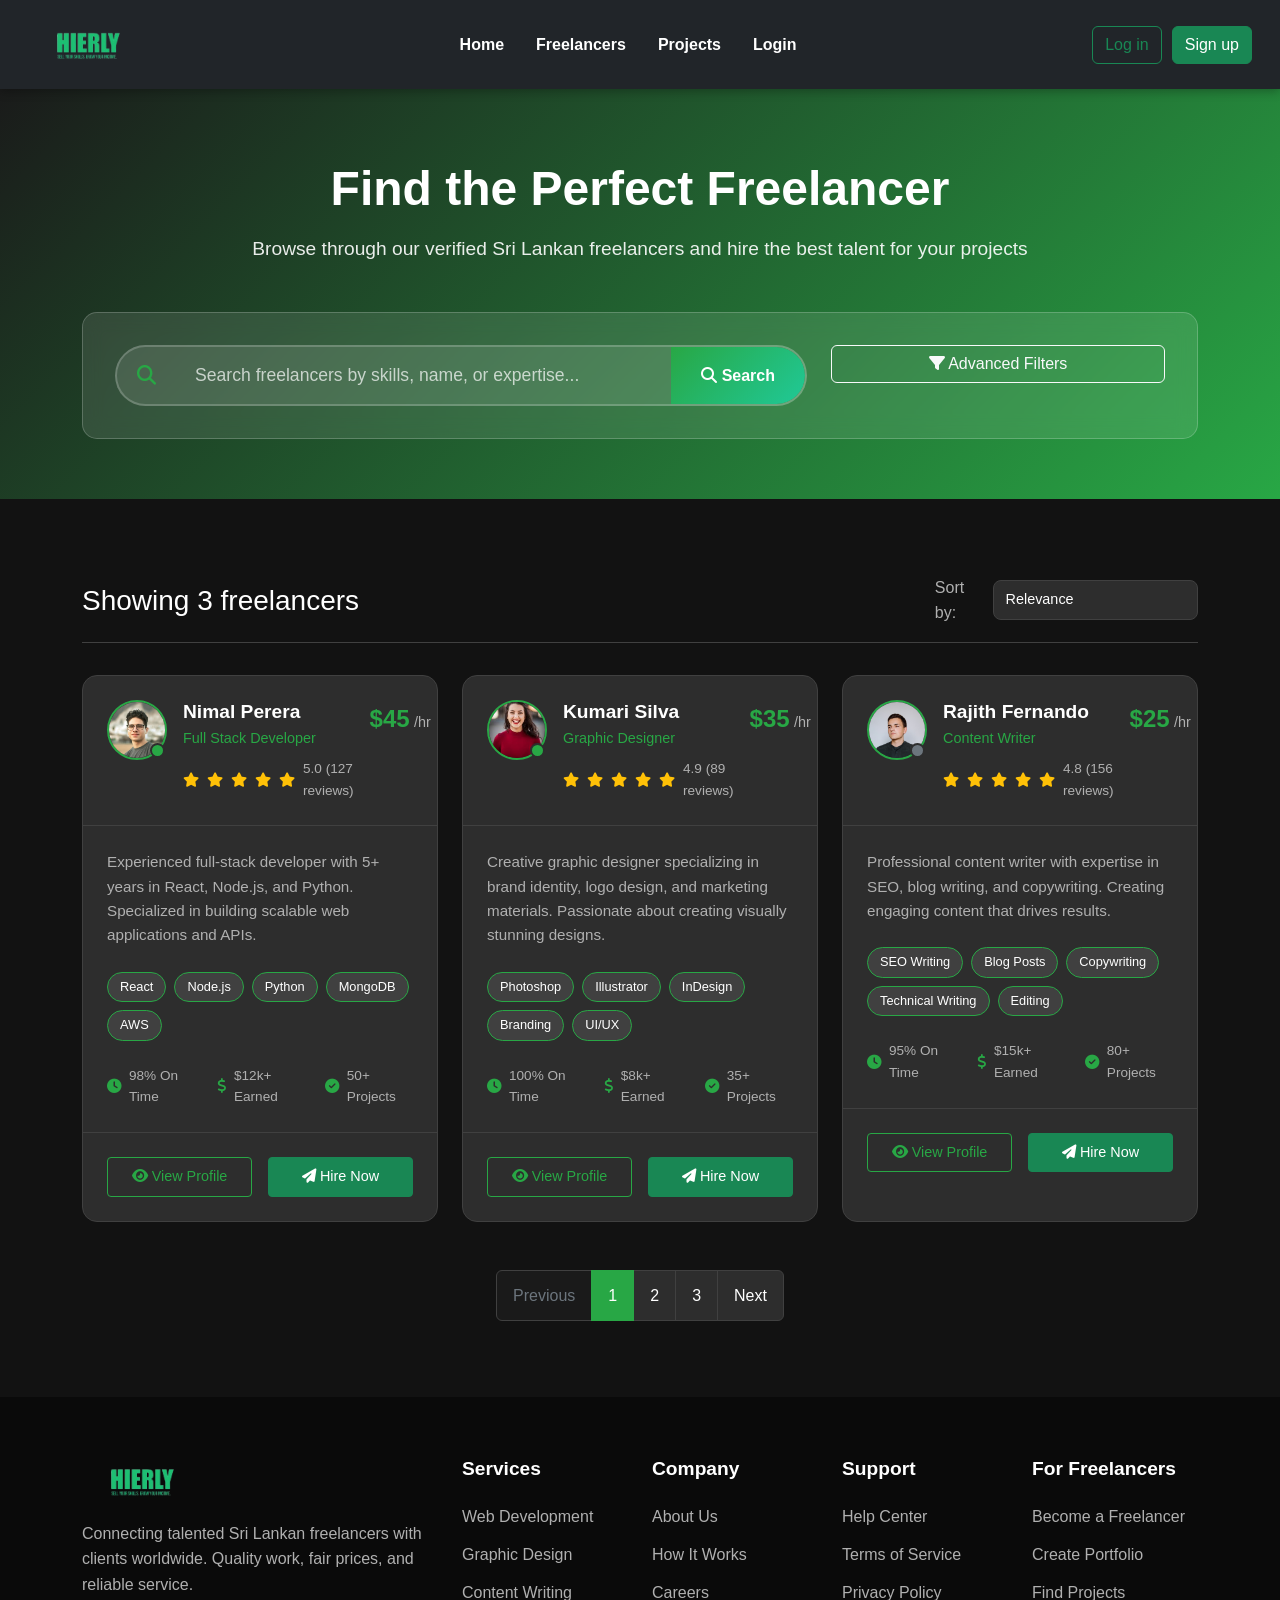
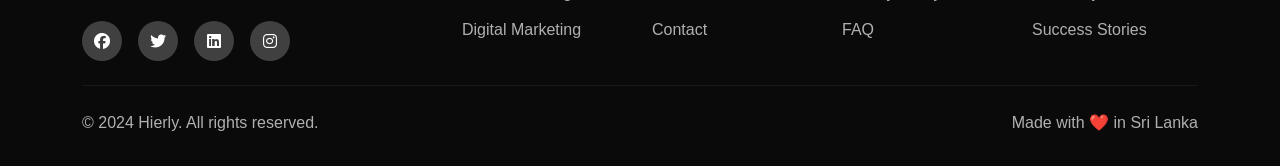
<file: FRONT END/html/freelancers.html>
<!DOCTYPE html>
<html lang="en">
<head>
    <meta charset="UTF-8">
    <title>Browse Freelancers | Hierly</title>
    <link rel="icon" href="../assets/Favicons/favicon.ico" type="image/x-icon">
    <link href="https://cdn.jsdelivr.net/npm/bootstrap@5.3.7/dist/css/bootstrap.min.css" rel="stylesheet">
    <link rel="stylesheet" href="https://cdnjs.cloudflare.com/ajax/libs/font-awesome/6.5.1/css/all.min.css">
    <link rel="stylesheet" href="../css/MainPage.css">
    <link rel="stylesheet" href="../css/freelancers.css">
</head>
<body>
    <!-- Navigation -->
    <header id="navigationBar">
        <nav class="navbar navbar-expand-lg bg-dark p-3">
            <div class="container-fluid">
                <a class="navbar-brand" href="index.html">
                    <img src="../assets/Logos/logo.png" width="120px" alt="Hierly Logo">
                </a>

                <ul id="navigation" class="navbar-nav d-flex flex-row align-items-center gap-3">
                    <li class="nav-item">
                        <a class="nav-link fw-semibold text-white" href="index.html">Home</a>
                    </li>
                    <li class="nav-item">
                        <a class="nav-link fw-semibold text-white active" href="freelancers.html">Freelancers</a>
                    </li>
                    <li class="nav-item">
                        <a class="nav-link fw-semibold text-white" href="">Projects</a>
                    </li>
                    <li class="nav-item">
                        <a class="nav-link fw-semibold text-white" href="login.html">Login</a>
                    </li>
                </ul>

                <div id="buttons">
                    <button class="btn btn-outline-success">Log in</button>
                    <button class="btn btn-success">Sign up</button>
                </div>

                <div id="menuBar" class="menu-icon">
                    <i id="menuIcon" class="fa-solid fa-bars"></i>
                </div>
            </div>
        </nav>
    </header>

    <!-- Hero Section -->
    <section class="freelancers-hero">
        <div class="container">
            <div class="row">
                <div class="col-12 text-center">
                    <h1>Find the Perfect Freelancer</h1>
                    <p>Browse through our verified Sri Lankan freelancers and hire the best talent for your projects</p>
                </div>
            </div>
            
            <!-- Search and Filter Section -->
            <div class="search-filter-section">
                <div class="row">
                    <div class="col-lg-8">
                        <div class="search-box">
                            <div class="input-group">
                                <span class="input-group-text">
                                    <i class="fas fa-search"></i>
                                </span>
                                <input type="text" class="form-control" placeholder="Search freelancers by skills, name, or expertise...">
                                <button class="btn btn-success">
                                    <i class="fas fa-search"></i> Search
                                </button>
                            </div>
                        </div>
                    </div>
                    <div class="col-lg-4">
                        <button class="btn btn-outline-light w-100" data-bs-toggle="collapse" data-bs-target="#filterPanel">
                            <i class="fas fa-filter"></i> Advanced Filters
                        </button>
                    </div>
                </div>
                
                <!-- Filter Panel -->
                <div class="collapse mt-3" id="filterPanel">
                    <div class="filter-panel">
                        <div class="row">
                            <div class="col-md-3">
                                <label>Category</label>
                                <select class="form-control">
                                    <option>All Categories</option>
                                    <option>Web Development</option>
                                    <option>Graphic Design</option>
                                    <option>Content Writing</option>
                                    <option>Digital Marketing</option>
                                    <option>Mobile Development</option>
                                </select>
                            </div>
                            <div class="col-md-3">
                                <label>Experience Level</label>
                                <select class="form-control">
                                    <option>Any Experience</option>
                                    <option>Entry Level (0-2 years)</option>
                                    <option>Intermediate (2-5 years)</option>
                                    <option>Expert (5+ years)</option>
                                </select>
                            </div>
                            <div class="col-md-3">
                                <label>Hourly Rate</label>
                                <select class="form-control">
                                    <option>Any Rate</option>
                                    <option>$5 - $25</option>
                                    <option>$25 - $50</option>
                                    <option>$50 - $100</option>
                                    <option>$100+</option>
                                </select>
                            </div>
                            <div class="col-md-3">
                                <label>Availability</label>
                                <select class="form-control">
                                    <option>Any Availability</option>
                                    <option>Available Now</option>
                                    <option>Available This Week</option>
                                    <option>Available Next Week</option>
                                </select>
                            </div>
                        </div>
                    </div>
                </div>
            </div>
        </div>
    </section>

    <!-- Freelancers Grid -->
    <section class="freelancers-grid">
        <div class="container">
            <div class="row">
                <div class="col-12">
                    <div class="results-header">
                        <h3>Showing <span id="resultCount">24</span> freelancers</h3>
                        <div class="sort-options">
                            <label>Sort by:</label>
                            <select class="form-control">
                                <option>Relevance</option>
                                <option>Rating</option>
                                <option>Hourly Rate (Low to High)</option>
                                <option>Hourly Rate (High to Low)</option>
                                <option>Experience</option>
                            </select>
                        </div>
                    </div>
                </div>
            </div>
            
            <div class="row g-4" id="freelancersContainer">
                <!-- Freelancer Card 1 -->
                <div class="col-lg-4 col-md-6">
                    <div class="freelancer-card">
                        <div class="card-header">
                            <div class="freelancer-avatar">
                                <img src="../assets/images/men1.jpeg" alt="Freelancer">
                                <div class="online-status online"></div>
                            </div>
                            <div class="freelancer-info">
                                <h4>Nimal Perera</h4>
                                <p class="title">Full Stack Developer</p>
                                <div class="rating">
                                    <i class="fas fa-star"></i>
                                    <i class="fas fa-star"></i>
                                    <i class="fas fa-star"></i>
                                    <i class="fas fa-star"></i>
                                    <i class="fas fa-star"></i>
                                    <span>5.0 (127 reviews)</span>
                                </div>
                            </div>
                            <div class="hourly-rate">
                                <span class="rate">$45</span>
                                <span class="period">/hr</span>
                            </div>
                        </div>
                        
                        <div class="card-body">
                            <p class="description">Experienced full-stack developer with 5+ years in React, Node.js, and Python. Specialized in building scalable web applications and APIs.</p>
                            
                            <div class="skills">
                                <span class="skill-tag">React</span>
                                <span class="skill-tag">Node.js</span>
                                <span class="skill-tag">Python</span>
                                <span class="skill-tag">MongoDB</span>
                                <span class="skill-tag">AWS</span>
                            </div>
                            
                            <div class="stats">
                                <div class="stat">
                                    <i class="fas fa-clock"></i>
                                    <span>98% On Time</span>
                                </div>
                                <div class="stat">
                                    <i class="fas fa-dollar-sign"></i>
                                    <span>$12k+ Earned</span>
                                </div>
                                <div class="stat">
                                    <i class="fas fa-check-circle"></i>
                                    <span>50+ Projects</span>
                                </div>
                            </div>
                        </div>
                        
                        <div class="card-footer">
                            <button class="btn btn-outline-primary btn-sm">
                                <i class="fas fa-eye"></i> View Profile
                            </button>
                            <button class="btn btn-success btn-sm">
                                <i class="fas fa-paper-plane"></i> Hire Now
                            </button>
                        </div>
                    </div>
                </div>

                <!-- Freelancer Card 2 -->
                <div class="col-lg-4 col-md-6">
                    <div class="freelancer-card">
                        <div class="card-header">
                            <div class="freelancer-avatar">
                                <img src="../assets/images/girl.jpeg" alt="Freelancer">
                                <div class="online-status online"></div>
                            </div>
                            <div class="freelancer-info">
                                <h4>Kumari Silva</h4>
                                <p class="title">Graphic Designer</p>
                                <div class="rating">
                                    <i class="fas fa-star"></i>
                                    <i class="fas fa-star"></i>
                                    <i class="fas fa-star"></i>
                                    <i class="fas fa-star"></i>
                                    <i class="fas fa-star"></i>
                                    <span>4.9 (89 reviews)</span>
                                </div>
                            </div>
                            <div class="hourly-rate">
                                <span class="rate">$35</span>
                                <span class="period">/hr</span>
                            </div>
                        </div>
                        
                        <div class="card-body">
                            <p class="description">Creative graphic designer specializing in brand identity, logo design, and marketing materials. Passionate about creating visually stunning designs.</p>
                            
                            <div class="skills">
                                <span class="skill-tag">Photoshop</span>
                                <span class="skill-tag">Illustrator</span>
                                <span class="skill-tag">InDesign</span>
                                <span class="skill-tag">Branding</span>
                                <span class="skill-tag">UI/UX</span>
                            </div>
                            
                            <div class="stats">
                                <div class="stat">
                                    <i class="fas fa-clock"></i>
                                    <span>100% On Time</span>
                                </div>
                                <div class="stat">
                                    <i class="fas fa-dollar-sign"></i>
                                    <span>$8k+ Earned</span>
                                </div>
                                <div class="stat">
                                    <i class="fas fa-check-circle"></i>
                                    <span>35+ Projects</span>
                                </div>
                            </div>
                        </div>
                        
                        <div class="card-footer">
                            <button class="btn btn-outline-primary btn-sm">
                                <i class="fas fa-eye"></i> View Profile
                            </button>
                            <button class="btn btn-success btn-sm">
                                <i class="fas fa-paper-plane"></i> Hire Now
                            </button>
                        </div>
                    </div>
                </div>

                <!-- Freelancer Card 3 -->
                <div class="col-lg-4 col-md-6">
                    <div class="freelancer-card">
                        <div class="card-header">
                            <div class="freelancer-avatar">
                                <img src="../assets/images/men.jpeg" alt="Freelancer">
                                <div class="online-status offline"></div>
                            </div>
                            <div class="freelancer-info">
                                <h4>Rajith Fernando</h4>
                                <p class="title">Content Writer</p>
                                <div class="rating">
                                    <i class="fas fa-star"></i>
                                    <i class="fas fa-star"></i>
                                    <i class="fas fa-star"></i>
                                    <i class="fas fa-star"></i>
                                    <i class="fas fa-star"></i>
                                    <span>4.8 (156 reviews)</span>
                                </div>
                            </div>
                            <div class="hourly-rate">
                                <span class="rate">$25</span>
                                <span class="period">/hr</span>
                            </div>
                        </div>
                        
                        <div class="card-body">
                            <p class="description">Professional content writer with expertise in SEO, blog writing, and copywriting. Creating engaging content that drives results.</p>
                            
                            <div class="skills">
                                <span class="skill-tag">SEO Writing</span>
                                <span class="skill-tag">Blog Posts</span>
                                <span class="skill-tag">Copywriting</span>
                                <span class="skill-tag">Technical Writing</span>
                                <span class="skill-tag">Editing</span>
                            </div>
                            
                            <div class="stats">
                                <div class="stat">
                                    <i class="fas fa-clock"></i>
                                    <span>95% On Time</span>
                                </div>
                                <div class="stat">
                                    <i class="fas fa-dollar-sign"></i>
                                    <span>$15k+ Earned</span>
                                </div>
                                <div class="stat">
                                    <i class="fas fa-check-circle"></i>
                                    <span>80+ Projects</span>
                                </div>
                            </div>
                        </div>
                        
                        <div class="card-footer">
                            <button class="btn btn-outline-primary btn-sm">
                                <i class="fas fa-eye"></i> View Profile
                            </button>
                            <button class="btn btn-success btn-sm">
                                <i class="fas fa-paper-plane"></i> Hire Now
                            </button>
                        </div>
                    </div>
                </div>

                <!-- More Freelancer Cards... -->
                <!-- Add more cards as needed -->
            </div>
            
            <!-- Pagination -->
            <div class="row">
                <div class="col-12">
                    <nav aria-label="Freelancers pagination">
                        <ul class="pagination justify-content-center">
                            <li class="page-item disabled">
                                <a class="page-link" href="#" tabindex="-1">Previous</a>
                            </li>
                            <li class="page-item active"><a class="page-link" href="#">1</a></li>
                            <li class="page-item"><a class="page-link" href="#">2</a></li>
                            <li class="page-item"><a class="page-link" href="#">3</a></li>
                            <li class="page-item">
                                <a class="page-link" href="#">Next</a>
                            </li>
                        </ul>
                    </nav>
                </div>
            </div>
        </div>
    </section>

    <!-- Footer -->
    <footer class="footer">
        <div class="container">
            <div class="row">
                <div class="col-lg-4">
                    <img src="../assets/Logos/logo.png" width="120px" alt="Hierly Logo" class="mb-3">
                    <p>Connecting talented Sri Lankan freelancers with clients worldwide. Quality work, fair prices, and reliable service.</p>
                    <div class="social-links">
                        <a href="#"><i class="fab fa-facebook"></i></a>
                        <a href="#"><i class="fab fa-twitter"></i></a>
                        <a href="#"><i class="fab fa-linkedin"></i></a>
                        <a href="#"><i class="fab fa-instagram"></i></a>
                    </div>
                </div>
                
                <div class="col-lg-2">
                    <h5>Services</h5>
                    <ul class="footer-links">
                        <li><a href="#">Web Development</a></li>
                        <li><a href="#">Graphic Design</a></li>
                        <li><a href="#">Content Writing</a></li>
                        <li><a href="#">Digital Marketing</a></li>
                    </ul>
                </div>
                
                <div class="col-lg-2">
                    <h5>Company</h5>
                    <ul class="footer-links">
                        <li><a href="#">About Us</a></li>
                        <li><a href="#">How It Works</a></li>
                        <li><a href="#">Careers</a></li>
                        <li><a href="#">Contact</a></li>
                    </ul>
                </div>
                
                <div class="col-lg-2">
                    <h5>Support</h5>
                    <ul class="footer-links">
                        <li><a href="#">Help Center</a></li>
                        <li><a href="#">Terms of Service</a></li>
                        <li><a href="#">Privacy Policy</a></li>
                        <li><a href="#">FAQ</a></li>
                    </ul>
                </div>
                
                <div class="col-lg-2">
                    <h5>For Freelancers</h5>
                    <ul class="footer-links">
                        <li><a href="#">Become a Freelancer</a></li>
                        <li><a href="#">Create Portfolio</a></li>
                        <li><a href="#">Find Projects</a></li>
                        <li><a href="#">Success Stories</a></li>
                    </ul>
                </div>
            </div>
            
            <hr class="my-4">
            
            <div class="row align-items-center">
                <div class="col-md-6">
                    <p class="mb-0">&copy; 2024 Hierly. All rights reserved.</p>
                </div>
                <div class="col-md-6 text-md-end">
                    <p class="mb-0">Made with ❤️ in Sri Lanka</p>
                </div>
            </div>
        </div>
    </footer>

    <script src="../js/jquery-3.7.1.min.js"></script>
    <script src="../js/controller/MainPage.js"></script>
    <script src="../js/controller/freelancers.js"></script>
</body>
</html>
</file>
<file: FRONT END/css/MainPage.css>
/* Reset and Base Styles */
body {
    margin: 0;
    padding: 0;
    overflow-x: hidden;
    font-family: 'Segoe UI', Tahoma, Geneva, Verdana, sans-serif;
    line-height: 1.6;
    background-color: #121212;
    color: #ffffff;
}

/* Navigation Styles */
#navigationBar {
    position: fixed;
    top: 0;
    left: 0;
    right: 0;
    z-index: 10000;
    background-color: #1a1a1a;
    box-shadow: 0 2px 10px rgba(0,0,0,0.3);
}

#menuBar {
    display: none;
}

#navigation {
    display: flex;
}

#buttons {
    display: flex;
    gap: 10px;
}

@media all and (max-width: 800px) {
    #menuBar {
        display: block;
    }

    #navigation,
    #buttons {
        display: none !important;
    }
}

.menu-icon {
    font-size: 24px;
    color: #28a745;
    cursor: pointer;
    transition: transform 0.5s ease;
}

.menu-icon.rotate {
    transform: rotate(90deg);
}

#menuIcon {
    transition: all 0.3s ease;
}

#menuIcon.active {
    transform: rotate(180deg);
}

#menuSmall {
    display: none;
    position: absolute;
    top: 100%;
    left: 0;
    right: 0;
    background-color: #1a1a1a;
    border-top: 1px solid #28a745;
    z-index: 9999;
    padding-bottom: 20px;
}

#menuSmall .nav-link {
    color: white;
    font-weight: 600;
}

#menuSmall .d-flex {
    justify-content: center;
    gap: 10px;
}

/* Hero Section */
.hero-section {
    background: linear-gradient(135deg, #1a1a1a 0%, #28a745 100%);
    color: white;
    padding: 120px 0 80px 0;
    min-height: 100vh;
    display: flex;
    align-items: center;
    position: relative;
    overflow: hidden;
}

/* Video Background */
.hero-video-background {
    position: absolute;
    top: 0;
    left: 0;
    width: 100%;
    height: 100%;
    z-index: 1;
}

.hero-video-background video {
    width: 100%;
    height: 100%;
    object-fit: cover;
    object-position: center;
}

.video-overlay {
    position: absolute;
    top: 0;
    left: 0;
    width: 100%;
    height: 100%;
    background: linear-gradient(135deg, rgba(26, 26, 26, 0.8) 100%);
    z-index: 2;
}

/* Hero Content */
.hero-section .container {
    position: relative;
    z-index: 3;
}

.hero-title {
    font-size: 3.5rem;
    font-weight: 700;
    margin-bottom: 1.5rem;
    line-height: 1.2;
}

.hero-subtitle {
    font-size: 1.2rem;
    margin-bottom: 2rem;
    opacity: 0.9;
}

.search-container {
    margin-bottom: 3rem;
}

.search-wrapper {
    position: relative;
    max-width: 600px;
}

.search-container .input-group {
    background: rgba(255, 255, 255, 0.1);
    border-radius: 50px;
    backdrop-filter: blur(10px);
    border: 2px solid rgba(255, 255, 255, 0.2);
    overflow: hidden;
    transition: all 0.3s ease;
}

.search-container .input-group:focus-within {
    border-color: #28a745;
    box-shadow: 0 0 20px rgba(40, 167, 69, 0.3);
    transform: translateY(-2px);
}

.search-btn {
    border-radius: 0 50px 50px 0;
    padding: 15px 25px;
    font-weight: 600;
    background: linear-gradient(135deg, #28a745 0%, #20c997 100%);
    border: none;
    transition: all 0.3s ease;
    color: white;
    font-size: 1.1rem;
    display: flex;
    align-items: center;
    justify-content: center;
}

.search-btn:hover {
    background: linear-gradient(135deg, #218838 0%, #1ea085 100%);
    transform: translateX(2px);
    color: white;
}

#textSearch {
    width: 100%;
    padding: 15px 25px;
    border: none;
    border-radius: 50px 0 0 50px;
    font-size: 1.1rem;
    background: transparent;
    color: white;
    font-weight: 500;
}

#textSearch::placeholder {
    color: rgba(255, 255, 255, 0.7);
}

#textSearch:focus {
    outline: none;
    box-shadow: none;
    background: transparent;
}

/* Search Suggestions */
.search-suggestions {
    position: absolute;
    top: 100%;
    left: 0;
    right: 0;
    background: #2d2d2d;
    border-radius: 15px;
    margin-top: 10px;
    box-shadow: 0 10px 30px rgba(0, 0, 0, 0.5);
    border: 1px solid #404040;
    opacity: 0;
    visibility: hidden;
    transform: translateY(-10px);
    transition: all 0.3s ease;
    z-index: 1000;
}

.search-suggestions.show {
    opacity: 1;
    visibility: visible;
    transform: translateY(0);
}

.suggestion-header {
    padding: 15px 20px;
    border-bottom: 1px solid #404040;
}

.suggestion-header h6 {
    color: #28a745;
    margin: 0;
    font-weight: 600;
    font-size: 0.9rem;
    text-transform: uppercase;
    letter-spacing: 1px;
}

.suggestion-items {
    padding: 10px 0;
}

.suggestion-item {
    display: flex;
    align-items: center;
    gap: 15px;
    padding: 12px 20px;
    cursor: pointer;
    transition: all 0.2s ease;
    color: #ffffff;
}

.suggestion-item:hover {
    background: #404040;
    color: #28a745;
}

.suggestion-item i {
    width: 20px;
    color: #28a745;
    font-size: 1rem;
}

.suggestion-item span {
    font-weight: 500;
    font-size: 1rem;
}

/* Search Animation */
@keyframes searchPulse {
    0% {
        box-shadow: 0 0 0 0 rgba(40, 167, 69, 0.7);
    }
    70% {
        box-shadow: 0 0 0 10px rgba(40, 167, 69, 0);
    }
    100% {
        box-shadow: 0 0 0 0 rgba(40, 167, 69, 0);
    }
}

.search-container .input-group.searching {
    animation: searchPulse 2s infinite;
}

/* Search Notifications */
.search-notification {
    position: fixed;
    top: 100px;
    right: 20px;
    background: #2d2d2d;
    border: 2px solid #28a745;
    border-radius: 10px;
    padding: 15px 20px;
    box-shadow: 0 10px 30px rgba(0, 0, 0, 0.5);
    z-index: 10000;
    transform: translateX(400px);
    transition: transform 0.3s ease;
    max-width: 350px;
}

.search-notification.show {
    transform: translateX(0);
}

.search-notification.no-results {
    border-color: #ffc107;
}

.notification-content {
    display: flex;
    align-items: center;
    gap: 12px;
    color: white;
}

.notification-content i {
    font-size: 1.2rem;
    color: #28a745;
}

.search-notification.no-results .notification-content i {
    color: #ffc107;
}

.notification-content span {
    font-weight: 500;
    line-height: 1.4;
}

/* Animation for notification appearance */
@keyframes slideInNotification {
    from {
        transform: translateX(400px);
        opacity: 0;
    }
    to {
        transform: translateX(0);
        opacity: 1;
    }
}

.search-notification {
    animation: slideInNotification 0.3s ease forwards;
}

.hero-stats {
    display: flex;
    gap: 3rem;
    margin-top: 2rem;
}

.stat-item {
    text-align: center;
}

.stat-item h3 {
    font-size: 2.5rem;
    font-weight: 700;
    margin-bottom: 0.5rem;
    color: #28a745;
}

.stat-item p {
    font-size: 1rem;
    opacity: 0.8;
}

.hero-image {
    text-align: center;
}

.hero-image img {
    max-width: 100%;
    height: auto;
    border-radius: 20px;
    box-shadow: 0 20px 40px rgba(0,0,0,0.5);
}

/* Section Titles */
.section-title {
    font-size: 2.5rem;
    font-weight: 700;
    margin-bottom: 1rem;
    color: #ffffff;
}

.section-subtitle {
    font-size: 1.2rem;
    color: #b0b0b0;
    margin-bottom: 3rem;
}

/* Services Section */
.services-section {
    padding: 80px 0;
    background-color: #1a1a1a;
}

.service-card {
    background: #2d2d2d;
    padding: 2rem;
    border-radius: 15px;
    box-shadow: 0 10px 30px rgba(0,0,0,0.3);
    transition: transform 0.3s ease, box-shadow 0.3s ease;
    height: 100%;
    text-align: center;
    border: 2px solid transparent;
}

.service-card:hover {
    transform: translateY(-10px);
    box-shadow: 0 20px 40px rgba(0,0,0,0.5);
    border-color: #28a745;
}

.service-icon {
    width: 80px;
    height: 80px;
    background: linear-gradient(135deg, #28a745 0%, #20c997 100%);
    border-radius: 50%;
    display: flex;
    align-items: center;
    justify-content: center;
    margin: 0 auto 1.5rem;
    color: white;
    font-size: 2rem;
}

.service-card h3 {
    font-size: 1.5rem;
    font-weight: 600;
    margin-bottom: 1rem;
    color: #ffffff;
}

.service-card p {
    color: #b0b0b0;
    margin-bottom: 1.5rem;
}

.service-tags {
    display: flex;
    flex-wrap: wrap;
    gap: 0.5rem;
    justify-content: center;
}

.tag {
    background: #404040;
    color: #ffffff;
    padding: 0.25rem 0.75rem;
    border-radius: 20px;
    font-size: 0.85rem;
    font-weight: 500;
    border: 1px solid #28a745;
}

/* How It Works Section */
.how-it-works-section {
    padding: 80px 0;
    background: #121212;
    position: relative;
}

.how-it-works-section::before {
    content: '';
    position: absolute;
    top: 0;
    left: 0;
    right: 0;
    height: 1px;
    background: linear-gradient(90deg, transparent, #28a745, transparent);
}

.step-card {
    text-align: center;
    padding: 2.5rem 2rem;
    position: relative;
    background: #2d2d2d;
    border-radius: 20px;
    border: 2px solid transparent;
    transition: all 0.3s ease;
    height: 100%;
}

.step-card:hover {
    transform: translateY(-10px);
    border-color: #28a745;
    box-shadow: 0 20px 40px rgba(40, 167, 69, 0.2);
}

.step-card.featured {
    background: linear-gradient(135deg, #2d2d2d 0%, #1a1a1a 100%);
    border-color: #28a745;
    transform: scale(1.05);
}

.step-card.featured:hover {
    transform: scale(1.05) translateY(-10px);
}

.step-number {
    position: absolute;
    top: -20px;
    left: 50%;
    transform: translateX(-50%);
    width: 50px;
    height: 50px;
    background: linear-gradient(135deg, #28a745 0%, #20c997 100%);
    color: white;
    border-radius: 50%;
    display: flex;
    align-items: center;
    justify-content: center;
    font-weight: 700;
    font-size: 1.3rem;
    box-shadow: 0 5px 15px rgba(40, 167, 69, 0.3);
}

.step-icon {
    width: 120px;
    height: 120px;
    background: linear-gradient(135deg, #28a745 0%, #20c997 100%);
    border-radius: 50%;
    display: flex;
    align-items: center;
    justify-content: center;
    margin: 1.5rem auto 2rem;
    color: white;
    font-size: 3rem;
    box-shadow: 0 10px 30px rgba(40, 167, 69, 0.3);
    transition: all 0.3s ease;
}

.step-card:hover .step-icon {
    transform: scale(1.1);
    box-shadow: 0 15px 40px rgba(40, 167, 69, 0.4);
}

.step-card h3 {
    font-size: 1.8rem;
    font-weight: 600;
    margin-bottom: 1.5rem;
    color: #ffffff;
}

.step-card p {
    color: #b0b0b0;
    line-height: 1.7;
    margin-bottom: 2rem;
    font-size: 1.1rem;
}

.step-features {
    text-align: left;
}

.feature-item {
    display: flex;
    align-items: center;
    gap: 12px;
    margin-bottom: 1rem;
    padding: 0.5rem 0;
}

.feature-item i {
    color: #28a745;
    font-size: 1.1rem;
    flex-shrink: 0;
}

.feature-item span {
    color: #ffffff;
    font-weight: 500;
    font-size: 1rem;
}

/* Additional Info Section */
.how-it-works-info {
    background: #1a1a1a;
    border-radius: 20px;
    padding: 3rem;
    margin-top: 4rem;
    border: 1px solid #404040;
}

.info-content h3 {
    font-size: 2.5rem;
    font-weight: 700;
    margin-bottom: 2rem;
    color: #ffffff;
}

.info-items {
    display: flex;
    flex-direction: column;
    gap: 2rem;
}

.info-item {
    display: flex;
    align-items: flex-start;
    gap: 1.5rem;
    padding: 1.5rem;
    background: #2d2d2d;
    border-radius: 15px;
    transition: all 0.3s ease;
}

.info-item:hover {
    transform: translateX(10px);
    background: #404040;
}

.info-icon {
    width: 60px;
    height: 60px;
    background: linear-gradient(135deg, #28a745 0%, #20c997 100%);
    border-radius: 50%;
    display: flex;
    align-items: center;
    justify-content: center;
    color: white;
    font-size: 1.5rem;
    flex-shrink: 0;
}

.info-text h4 {
    font-size: 1.3rem;
    font-weight: 600;
    margin-bottom: 0.5rem;
    color: #ffffff;
}

.info-text p {
    color: #b0b0b0;
    line-height: 1.6;
    margin: 0;
}

.info-image {
    text-align: center;
}

.info-image img {
    max-width: 100%;
    height: auto;
    border-radius: 15px;
    box-shadow: 0 20px 40px rgba(0, 0, 0, 0.3);
}

/* Reviews Section */
.reviews-section {
    padding: 80px 0;
    background-color: #1a1a1a;
}

.review-card {
    background: #2d2d2d;
    padding: 2rem;
    border-radius: 15px;
    box-shadow: 0 10px 30px rgba(0,0,0,0.3);
    height: 100%;
    transition: transform 0.3s ease;
    border: 2px solid transparent;
}

.review-card:hover {
    transform: translateY(-5px);
    border-color: #28a745;
}

.review-stars {
    color: #28a745;
    font-size: 1.2rem;
    margin-bottom: 1rem;
}

.review-text {
    font-style: italic;
    color: #b0b0b0;
    margin-bottom: 1.5rem;
    line-height: 1.6;
}

.reviewer {
    display: flex;
    align-items: center;
    gap: 1rem;
}

.reviewer-avatar {
    width: 50px;
    height: 50px;
    border-radius: 50%;
    object-fit: cover;
    border: 2px solid #28a745;
}

.reviewer-info h4 {
    font-size: 1.1rem;
    font-weight: 600;
    margin-bottom: 0.25rem;
    color: #ffffff;
}

.reviewer-info p {
    color: #b0b0b0;
    font-size: 0.9rem;
    margin: 0;
}

/* Contact Section */
.contact-section {
    padding: 80px 0;
    background: #121212;
}

.contact-info h3 {
    font-size: 2rem;
    font-weight: 600;
    margin-bottom: 2rem;
    color: #ffffff;
}

.contact-item {
    display: flex;
    align-items: flex-start;
    gap: 1rem;
    margin-bottom: 2rem;
}

.contact-item i {
    width: 40px;
    height: 40px;
    background: linear-gradient(135deg, #28a745 0%, #20c997 100%);
    border-radius: 50%;
    display: flex;
    align-items: center;
    justify-content: center;
    color: white;
    font-size: 1.2rem;
    flex-shrink: 0;
}

.contact-item h4 {
    font-size: 1.1rem;
    font-weight: 600;
    margin-bottom: 0.5rem;
    color: #ffffff;
}

.contact-item p {
    color: #b0b0b0;
    margin: 0;
}

.contact-form {
    background: #2d2d2d;
    padding: 2rem;
    border-radius: 15px;
    border: 2px solid #28a745;
}

.contact-form .form-control {
    padding: 12px 15px;
    border: 1px solid #404040;
    border-radius: 8px;
    font-size: 1rem;
    background-color: #404040;
    color: white;
}

.contact-form .form-control::placeholder {
    color: #b0b0b0;
}

.contact-form .form-control:focus {
    border-color: #28a745;
    box-shadow: 0 0 0 0.2rem rgba(40, 167, 69, 0.25);
    background-color: #404040;
}

.contact-form textarea {
    resize: vertical;
}

.contact-form .btn {
    background-color: #28a745;
    border-color: #28a745;
}

.contact-form .btn:hover {
    background-color: #218838;
    border-color: #218838;
}

/* Footer */
.footer {
    background: #0a0a0a;
    color: white;
    padding: 60px 0 30px;
}

.footer h5 {
    font-size: 1.2rem;
    font-weight: 600;
    margin-bottom: 1.5rem;
    color: white;
}

.footer p {
    color: #b0b0b0;
    line-height: 1.6;
}

.footer-links {
    list-style: none;
    padding: 0;
    margin: 0;
}

.footer-links li {
    margin-bottom: 0.75rem;
}

.footer-links a {
    color: #b0b0b0;
    text-decoration: none;
    transition: color 0.3s ease;
}

.footer-links a:hover {
    color: #28a745;
}

.social-links {
    display: flex;
    gap: 1rem;
    margin-top: 1.5rem;
}

.social-links a {
    width: 40px;
    height: 40px;
    background: #404040;
    border-radius: 50%;
    display: flex;
    align-items: center;
    justify-content: center;
    color: white;
    text-decoration: none;
    transition: background-color 0.3s ease;
}

.social-links a:hover {
    background: #28a745;
}

.footer hr {
    border-color: #404040;
}

/* Responsive Design */
@media (max-width: 768px) {
    .hero-title {
        font-size: 2.5rem;
    }
    
    .hero-stats {
        flex-direction: column;
        gap: 1.5rem;
    }
    
    .section-title {
        font-size: 2rem;
    }
    
    .service-card,
    .review-card {
        margin-bottom: 2rem;
    }
    
    .contact-info {
        margin-bottom: 3rem;
    }
}

@media (max-width: 576px) {
    .hero-title {
        font-size: 2rem;
    }
    
    .hero-subtitle {
        font-size: 1rem;
    }
    
    .section-title {
        font-size: 1.8rem;
    }
    
    .service-card,
    .review-card,
    .contact-form {
        padding: 1.5rem;
    }
}

#textSearch {
    width: 100%; /* or a fixed width like 800px if preferred */
}

.search-container {
    width: 100%;
    max-width: 800px;
    margin: 0 auto;
}

/* Responsive Design for How It Works */
@media (max-width: 768px) {
    .step-card {
        padding: 2rem 1.5rem;
        margin-bottom: 2rem;
    }
    
    .step-card.featured {
        transform: none;
    }
    
    .step-card.featured:hover {
        transform: translateY(-10px);
    }
    
    .step-icon {
        width: 100px;
        height: 100px;
        font-size: 2.5rem;
    }
    
    .how-it-works-info {
        padding: 2rem;
    }
    
    .info-content h3 {
        font-size: 2rem;
    }
    
    .info-item {
        padding: 1rem;
    }
    
    .info-icon {
        width: 50px;
        height: 50px;
        font-size: 1.2rem;
    }
}
</file>
<file: FRONT END/css/freelancers.css>
/* Freelancers Page Styles */

/* Hero Section */
.freelancers-hero {
    background: linear-gradient(135deg, #1a1a1a 0%, #28a745 100%);
    color: white;
    padding: 80px 0 60px;
    margin-top: 80px;
}

.freelancers-hero h1 {
    font-size: 3rem;
    font-weight: 700;
    margin-bottom: 1rem;
}

.freelancers-hero p {
    font-size: 1.2rem;
    opacity: 0.9;
    margin-bottom: 3rem;
}

/* Search and Filter Section */
.search-filter-section {
    background: rgba(255, 255, 255, 0.1);
    border-radius: 15px;
    padding: 2rem;
    backdrop-filter: blur(10px);
    border: 1px solid rgba(255, 255, 255, 0.2);
}

.search-box .input-group {
    background: rgba(255, 255, 255, 0.1);
    border-radius: 50px;
    overflow: hidden;
    border: 2px solid rgba(255, 255, 255, 0.2);
}

.search-box .input-group-text {
    background: transparent;
    border: none;
    color: #28a745;
    font-size: 1.2rem;
    padding: 15px 20px;
}

.search-box .form-control {
    background: transparent;
    border: none;
    color: white;
    padding: 15px 20px;
    font-size: 1.1rem;
}

.search-box .form-control::placeholder {
    color: rgba(255, 255, 255, 0.7);
}

.search-box .btn {
    border-radius: 0 50px 50px 0;
    padding: 15px 30px;
    font-weight: 600;
    background: linear-gradient(135deg, #28a745 0%, #20c997 100%);
    border: none;
}

.search-box .btn:hover {
    background: linear-gradient(135deg, #218838 0%, #1ea085 100%);
}

/* Filter Panel */
.filter-panel {
    background: rgba(255, 255, 255, 0.05);
    border-radius: 10px;
    padding: 1.5rem;
    border: 1px solid rgba(255, 255, 255, 0.1);
}

.filter-panel label {
    color: white;
    font-weight: 600;
    margin-bottom: 0.5rem;
    display: block;
}

.filter-panel .form-control {
    background: rgba(255, 255, 255, 0.1);
    border: 1px solid rgba(255, 255, 255, 0.2);
    color: white;
    border-radius: 8px;
}

.filter-panel .form-control:focus {
    background: rgba(255, 255, 255, 0.15);
    border-color: #28a745;
    box-shadow: 0 0 0 0.2rem rgba(40, 167, 69, 0.25);
    color: white;
}

/* Freelancers Grid */
.freelancers-grid {
    padding: 60px 0;
    background: #121212;
}

.results-header {
    display: flex;
    justify-content: space-between;
    align-items: center;
    margin-bottom: 2rem;
    padding: 1rem 0;
    border-bottom: 1px solid #404040;
}

.results-header h3 {
    color: #ffffff;
    margin: 0;
}

.sort-options {
    display: flex;
    align-items: center;
    gap: 1rem;
}

.sort-options label {
    color: #b0b0b0;
    margin: 0;
    font-weight: 500;
}

.sort-options .form-control {
    background: #2d2d2d;
    border: 1px solid #404040;
    color: white;
    border-radius: 8px;
    padding: 8px 12px;
    font-size: 0.9rem;
}

/* Freelancer Cards */
.freelancer-card {
    background: #2d2d2d;
    border-radius: 15px;
    border: 1px solid #404040;
    overflow: hidden;
    transition: all 0.3s ease;
    height: 100%;
}

.freelancer-card:hover {
    transform: translateY(-5px);
    box-shadow: 0 15px 30px rgba(0, 0, 0, 0.3);
    border-color: #28a745;
}

.card-header {
    padding: 1.5rem;
    display: flex;
    align-items: flex-start;
    gap: 1rem;
    border-bottom: 1px solid #404040;
}

.freelancer-avatar {
    position: relative;
    flex-shrink: 0;
}

.freelancer-avatar img {
    width: 60px;
    height: 60px;
    border-radius: 50%;
    object-fit: cover;
    border: 2px solid #28a745;
}

.online-status {
    position: absolute;
    bottom: 2px;
    right: 2px;
    width: 15px;
    height: 15px;
    border-radius: 50%;
    border: 2px solid #2d2d2d;
}

.online-status.online {
    background: #28a745;
}

.online-status.offline {
    background: #6c757d;
}

.freelancer-info {
    flex: 1;
}

.freelancer-info h4 {
    color: #ffffff;
    font-size: 1.2rem;
    font-weight: 600;
    margin-bottom: 0.25rem;
}

.freelancer-info .title {
    color: #28a745;
    font-weight: 500;
    margin-bottom: 0.5rem;
    font-size: 0.9rem;
}

.rating {
    display: flex;
    align-items: center;
    gap: 0.5rem;
}

.rating i {
    color: #ffc107;
    font-size: 0.9rem;
}

.rating span {
    color: #b0b0b0;
    font-size: 0.85rem;
}

.hourly-rate {
    text-align: right;
    flex-shrink: 0;
}

.hourly-rate .rate {
    color: #28a745;
    font-size: 1.5rem;
    font-weight: 700;
}

.hourly-rate .period {
    color: #b0b0b0;
    font-size: 0.9rem;
}

.card-body {
    padding: 1.5rem;
}

.description {
    color: #b0b0b0;
    line-height: 1.6;
    margin-bottom: 1.5rem;
    font-size: 0.95rem;
}

.skills {
    display: flex;
    flex-wrap: wrap;
    gap: 0.5rem;
    margin-bottom: 1.5rem;
}

.skill-tag {
    background: #404040;
    color: #ffffff;
    padding: 0.25rem 0.75rem;
    border-radius: 20px;
    font-size: 0.8rem;
    font-weight: 500;
    border: 1px solid #28a745;
}

.stats {
    display: flex;
    justify-content: space-between;
    gap: 1rem;
}

.stat {
    display: flex;
    align-items: center;
    gap: 0.5rem;
    font-size: 0.85rem;
}

.stat i {
    color: #28a745;
    font-size: 0.9rem;
}

.stat span {
    color: #b0b0b0;
}

.card-footer {
    padding: 1.5rem;
    border-top: 1px solid #404040;
    display: flex;
    gap: 1rem;
}

.card-footer .btn {
    flex: 1;
    padding: 0.5rem 1rem;
    font-size: 0.9rem;
    font-weight: 500;
}

.btn-outline-primary {
    border-color: #28a745;
    color: #28a745;
}

.btn-outline-primary:hover {
    background: #28a745;
    border-color: #28a745;
    color: white;
}

/* Pagination */
.pagination {
    margin-top: 3rem;
}

.page-link {
    background: #2d2d2d;
    border: 1px solid #404040;
    color: #ffffff;
    padding: 0.75rem 1rem;
}

.page-link:hover {
    background: #404040;
    border-color: #555;
    color: #ffffff;
}

.page-item.active .page-link {
    background: #28a745;
    border-color: #28a745;
    color: white;
}

.page-item.disabled .page-link {
    background: #1a1a1a;
    border-color: #404040;
    color: #6c757d;
}

/* Responsive Design */
@media (max-width: 768px) {
    .freelancers-hero h1 {
        font-size: 2.5rem;
    }
    
    .search-filter-section {
        padding: 1.5rem;
    }
    
    .results-header {
        flex-direction: column;
        gap: 1rem;
        align-items: flex-start;
    }
    
    .sort-options {
        width: 100%;
    }
    
    .sort-options .form-control {
        flex: 1;
    }
    
    .card-header {
        flex-direction: column;
        text-align: center;
    }
    
    .hourly-rate {
        text-align: center;
    }
    
    .stats {
        flex-direction: column;
        gap: 0.5rem;
    }
    
    .card-footer {
        flex-direction: column;
    }
}

@media (max-width: 576px) {
    .freelancers-hero {
        padding: 60px 0 40px;
    }
    
    .freelancers-hero h1 {
        font-size: 2rem;
    }
    
    .search-box .input-group {
        flex-direction: column;
        border-radius: 15px;
    }
    
    .search-box .btn {
        border-radius: 0 0 15px 15px;
    }
    
    .filter-panel {
        padding: 1rem;
    }
    
    .freelancer-card {
        margin-bottom: 1rem;
    }
}
</file>
